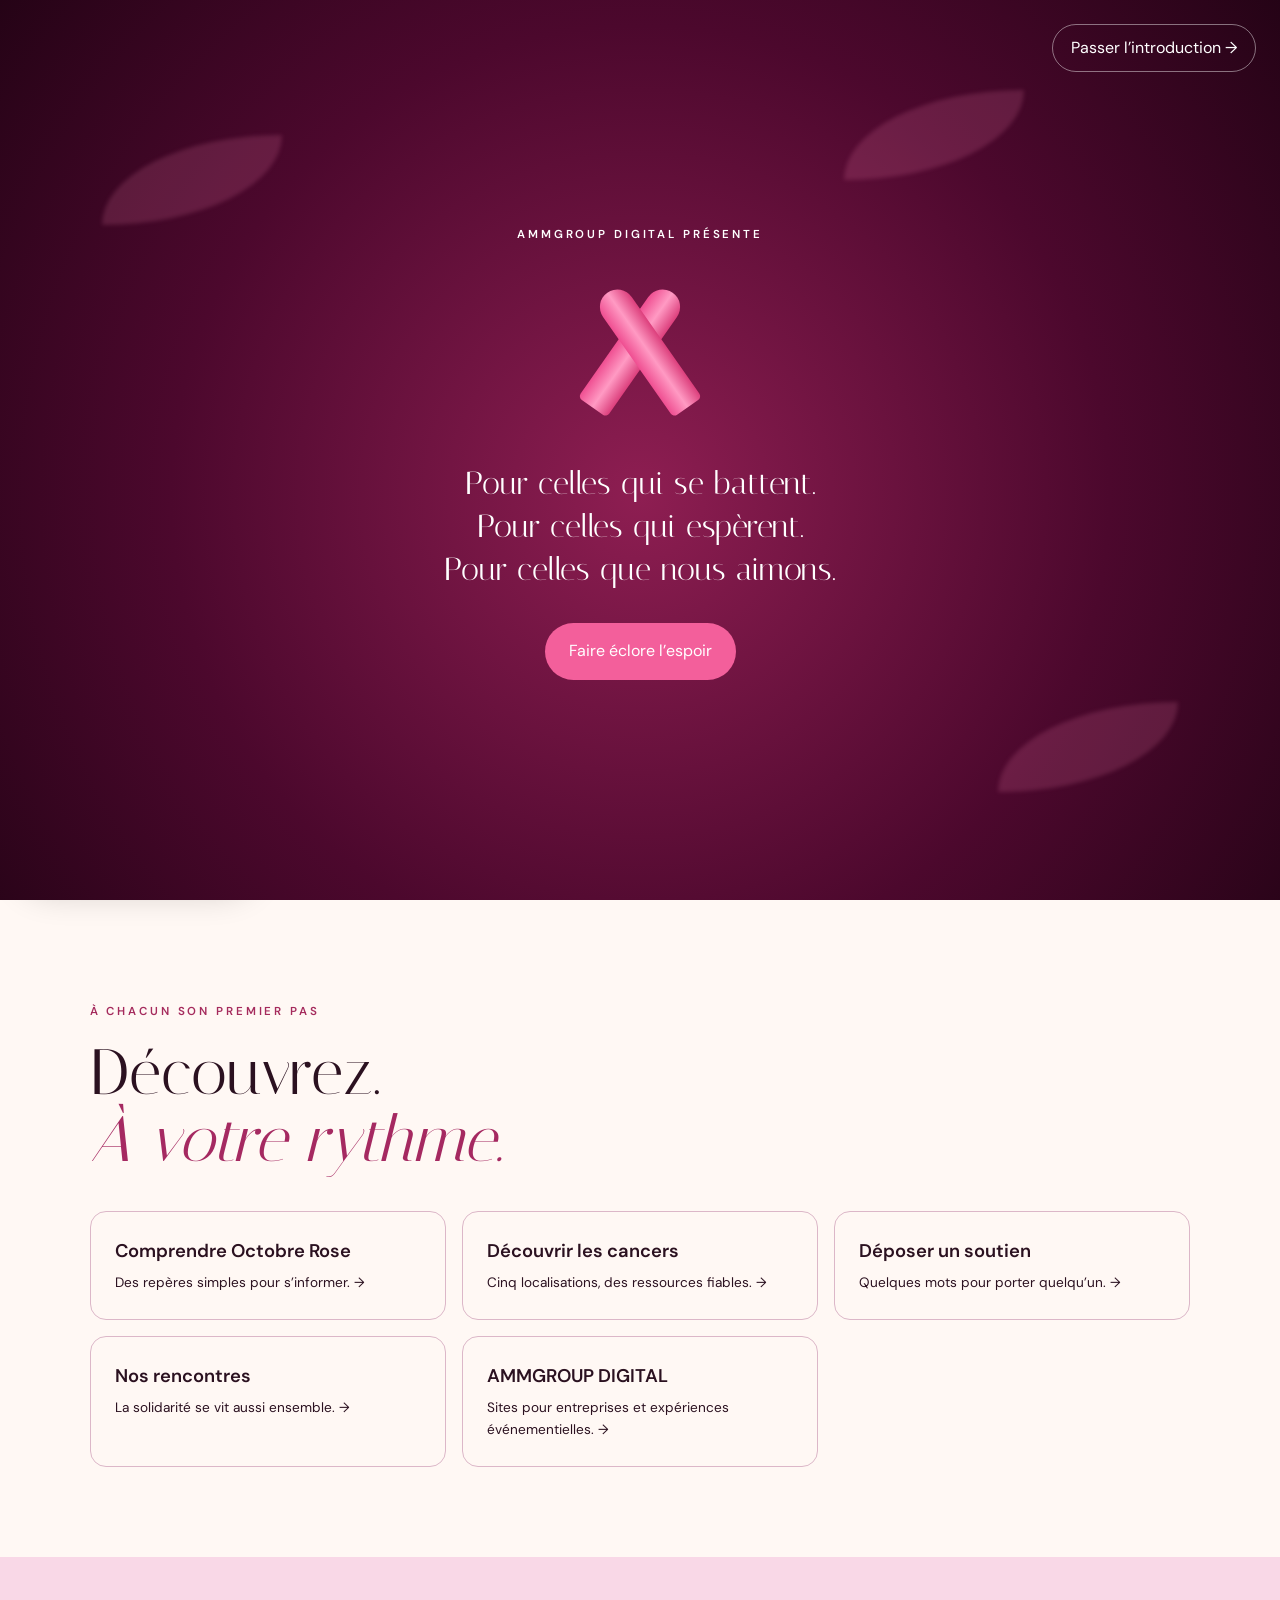
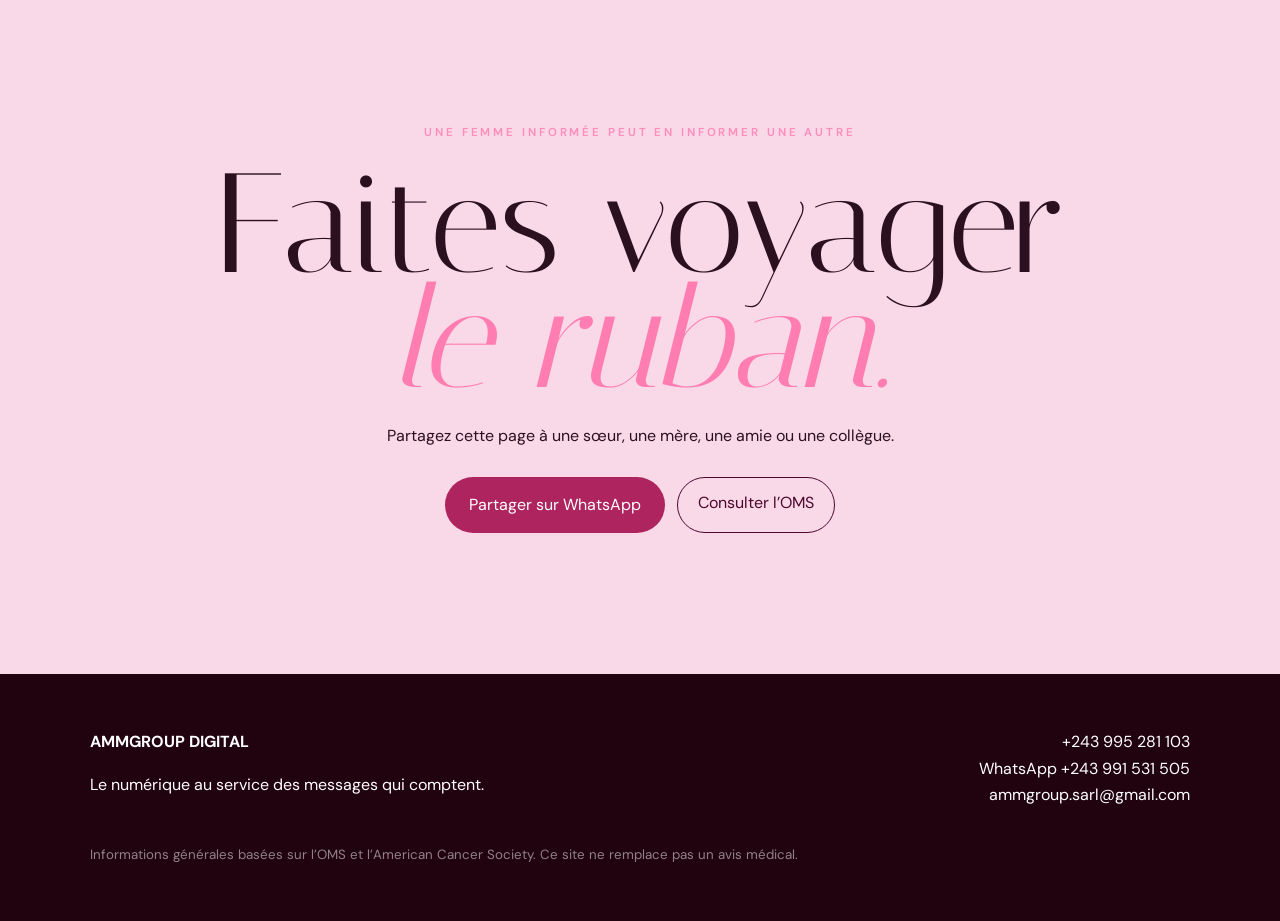
<file: index.html>
<!doctype html><html lang="fr"><head><meta charset="utf-8"><meta name="viewport" content="width=device-width,initial-scale=1"><meta name="description" content="Octobre Rose — sensibilisation au cancer du sein par AMMGROUP Digital"><title>Octobre Rose · AMMGROUP DIGITAL</title><link rel="icon" type="image/svg+xml" href="data:image/svg+xml,%3Csvg xmlns='http://www.w3.org/2000/svg' viewBox='0 0 64 64'%3E%3Crect width='64' height='64' rx='16' fill='%2354082f'/%3E%3Cpath d='M29 10c13 12 15 27 4 44M35 10C22 22 19 38 31 54' fill='none' stroke='%23ff75ad' stroke-width='8' stroke-linecap='round'/%3E%3C/svg%3E"><link rel="stylesheet" href="styles.css"><link rel="stylesheet" href="community.css"><link rel="stylesheet" href="experience.css"></head><body class="locked"><a class="skip-content" href="#contenu">Aller au contenu</a><div class="opening" id="opening"><div class="opening-copy"><span class="mini">AMMGROUP DIGITAL PRÉSENTE</span><div class="ribbon" aria-hidden="true"><i></i><i></i></div><p>Pour celles qui se battent.<br>Pour celles qui espèrent.<br>Pour celles que nous aimons.</p><button type="button" id="skipIntro" class="skip-intro">Passer l’introduction →</button><button id="open">Faire éclore l’espoir</button></div><div class="petal p1"></div><div class="petal p2"></div><div class="petal p3"></div></div>
<header class="hero"><nav aria-label="Navigation principale"><a class="brand" href="index.html">AMMGROUP <b>DIGITAL</b></a><div class="nav-links"><a href="index.html" aria-current="page">Accueil</a><a href="comprendre.html">Comprendre</a><a href="cancers.html">Les cancers</a><a href="soutien.html">Soutenir</a><a href="rencontres.html">Rencontres</a><a href="services.html">Nos services</a></div></nav><div class="hero-copy"><p class="eyebrow">OCTOBRE ROSE · RDC</p><h1>Ensemble,<br><em>au-delà du<br>ruban rose.</em></h1><p class="lead">Informer sans effrayer. Soutenir sans juger. Encourager chaque femme à écouter son corps et à consulter lorsqu’un changement apparaît.</p><div class="actions"><a class="primary" href="soutien.html#messages">Déposer un message de soutien</a><a class="ghost" href="comprendre.html#comprendre">Comprendre Octobre Rose</a><button class="ghost" id="shareTop">Partager la campagne</button></div></div><div class="edition">01—31<br>OCTOBRE</div></header>
<main id="contenu"><section class="discovery home-explore"><p class="eyebrow">À CHACUN SON PREMIER PAS</p><h2>Découvrez.<br><em>À votre rythme.</em></h2><div class="journeys"><a href="comprendre.html"><span>Comprendre Octobre Rose</span>Des repères simples pour s’informer. →</a><a href="cancers.html"><span>Découvrir les cancers</span>Cinq localisations, des ressources fiables. →</a><a href="soutien.html"><span>Déposer un soutien</span>Quelques mots pour porter quelqu’un. →</a><a href="rencontres.html"><span>Nos rencontres</span>La solidarité se vit aussi ensemble. →</a><a href="services.html"><span>AMMGROUP DIGITAL</span>Sites pour entreprises et expériences événementielles. →</a></div></section><section class="final"><p class="eyebrow">UNE FEMME INFORMÉE PEUT EN INFORMER UNE AUTRE</p><h2>Faites voyager<br><em>le ruban.</em></h2><p>Partagez cette page à une sœur, une mère, une amie ou une collègue.</p><div class="actions"><a class="primary" id="whatsapp" target="_blank" rel="noopener">Partager sur WhatsApp</a><a class="ghost" href="https://www.who.int/news-room/fact-sheets/detail/breast-cancer" target="_blank" rel="noopener">Consulter l’OMS</a></div></section></main><footer id="contact"><div><strong>AMMGROUP DIGITAL</strong><p>Le numérique au service des messages qui comptent.</p></div><div><a href="tel:+243995281103">+243 995 281 103</a><a href="https://wa.me/243991531505">WhatsApp +243 991 531 505</a><a href="mailto:ammgroup.sarl@gmail.com">ammgroup.sarl@gmail.com</a></div><small>Informations générales basées sur l’OMS et l’American Cancer Society. Ce site ne remplace pas un avis médical.</small></footer><aside class="music-player"><button id="musicToggle" aria-label="Activer ou arrêter la musique">▶</button><div><small>AMBIANCE ORIGINALE</small><strong>Ensemble, plus fortes</strong></div><i></i><i></i><i></i></aside><div class="toast" id="toast"></div><script src="config.js"></script><script src="script.js"></script><script src="experience.js"></script></body></html>
</file>
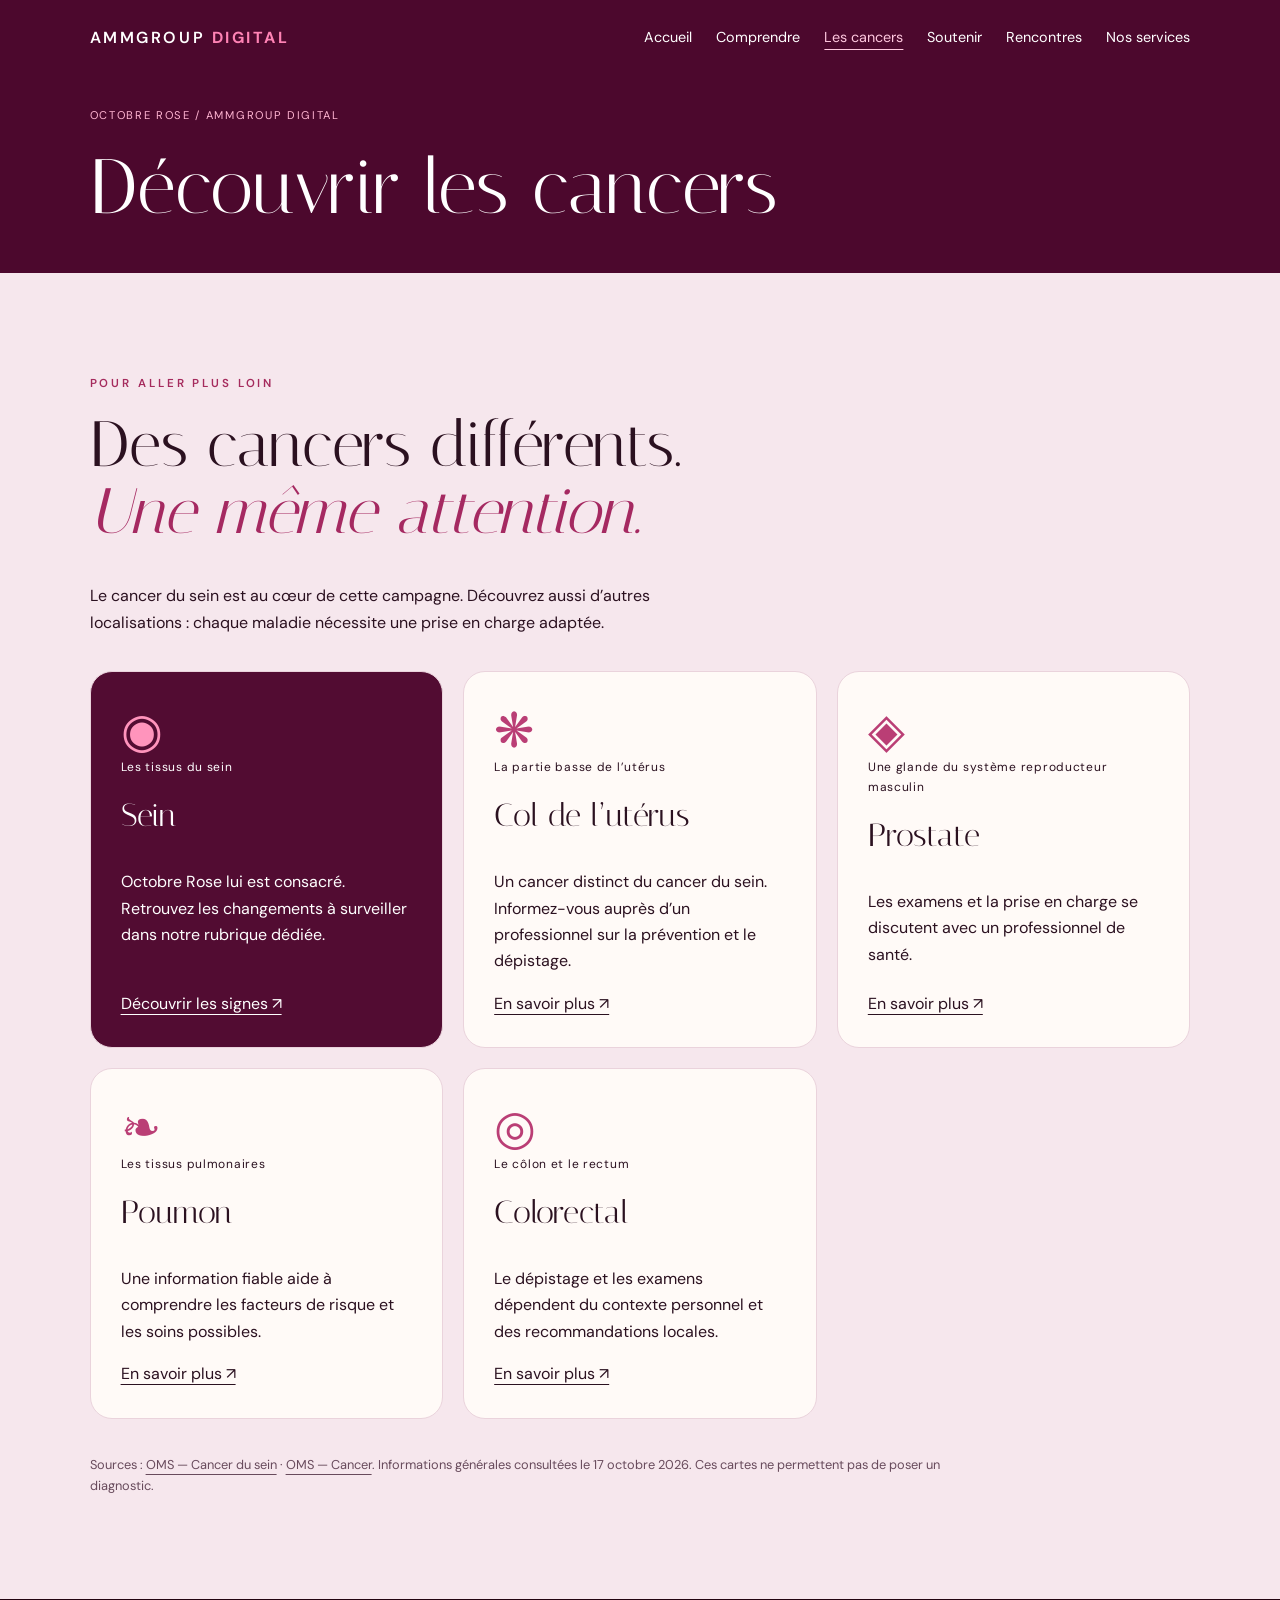
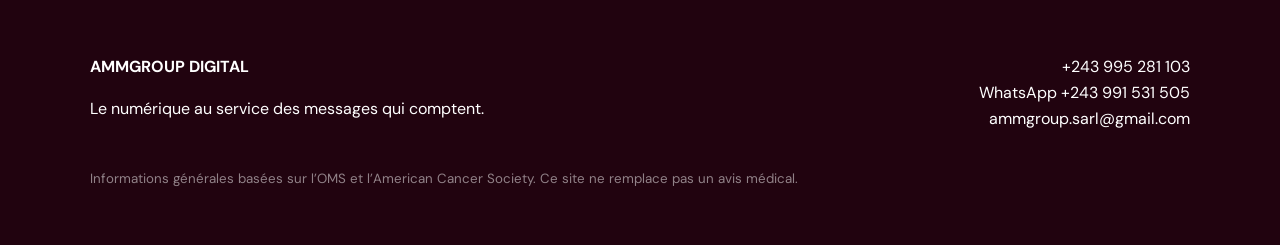
<file: cancers.html>
<!doctype html><html lang="fr"><head><meta charset="utf-8"><meta name="viewport" content="width=device-width,initial-scale=1"><meta name="description" content="Octobre Rose — sensibilisation au cancer du sein par AMMGROUP Digital"><title>Découvrir les cancers · AMMGROUP DIGITAL</title><link rel="icon" type="image/svg+xml" href="data:image/svg+xml,%3Csvg xmlns='http://www.w3.org/2000/svg' viewBox='0 0 64 64'%3E%3Crect width='64' height='64' rx='16' fill='%2354082f'/%3E%3Cpath d='M29 10c13 12 15 27 4 44M35 10C22 22 19 38 31 54' fill='none' stroke='%23ff75ad' stroke-width='8' stroke-linecap='round'/%3E%3C/svg%3E"><link rel="stylesheet" href="styles.css"><link rel="stylesheet" href="community.css"><link rel="stylesheet" href="experience.css"></head><body><a class="skip-content" href="#contenu">Aller au contenu</a><header class="inner-header"><nav aria-label="Navigation principale"><a class="brand" href="index.html">AMMGROUP <b>DIGITAL</b></a><div class="nav-links"><a href="index.html">Accueil</a><a href="comprendre.html">Comprendre</a><a href="cancers.html" aria-current="page">Les cancers</a><a href="soutien.html">Soutenir</a><a href="rencontres.html">Rencontres</a><a href="services.html">Nos services</a></div></nav><p class="page-marker">OCTOBRE ROSE / AMMGROUP DIGITAL</p><h1>Découvrir les cancers</h1></header><main id="contenu"><section class="discovery cancer-section" id="cancers"><p class="eyebrow">POUR ALLER PLUS LOIN</p><h2>Des cancers différents.<br><em>Une même attention.</em></h2><p class="section-intro">Le cancer du sein est au cœur de cette campagne. Découvrez aussi d’autres localisations : chaque maladie nécessite une prise en charge adaptée.</p><div class="cancer-grid"><article class="cancer-card"><span class="cancer-symbol" aria-hidden="true">◉</span><small>Les tissus du sein</small><h3>Sein</h3><p>Octobre Rose lui est consacré. Retrouvez les changements à surveiller dans notre rubrique dédiée.</p><a href="comprendre.html#signes">Découvrir les signes ↗</a></article><article class="cancer-card"><span class="cancer-symbol" aria-hidden="true">❋</span><small>La partie basse de l’utérus</small><h3>Col de l’utérus</h3><p>Un cancer distinct du cancer du sein. Informez-vous auprès d’un professionnel sur la prévention et le dépistage.</p><a href="https://www.who.int/fr/health-topics/cervical-cancer" target="_blank" rel="noopener">En savoir plus ↗</a></article><article class="cancer-card"><span class="cancer-symbol" aria-hidden="true">◈</span><small>Une glande du système reproducteur masculin</small><h3>Prostate</h3><p>Les examens et la prise en charge se discutent avec un professionnel de santé.</p><a href="https://www.cancer.fr/personnes-malades/les-cancers/prostate" target="_blank" rel="noopener">En savoir plus ↗</a></article><article class="cancer-card"><span class="cancer-symbol" aria-hidden="true">❧</span><small>Les tissus pulmonaires</small><h3>Poumon</h3><p>Une information fiable aide à comprendre les facteurs de risque et les soins possibles.</p><a href="https://www.who.int/fr/news-room/fact-sheets/detail/lung-cancer" target="_blank" rel="noopener">En savoir plus ↗</a></article><article class="cancer-card"><span class="cancer-symbol" aria-hidden="true">◎</span><small>Le côlon et le rectum</small><h3>Colorectal</h3><p>Le dépistage et les examens dépendent du contexte personnel et des recommandations locales.</p><a href="https://www.who.int/fr/news-room/fact-sheets/detail/colorectal-cancer" target="_blank" rel="noopener">En savoir plus ↗</a></article></div><p class="source-note">Sources : <a href="https://www.who.int/fr/news-room/fact-sheets/detail/breast-cancer" target="_blank" rel="noopener">OMS — Cancer du sein</a> · <a href="https://www.who.int/fr/news-room/fact-sheets/detail/cancer" target="_blank" rel="noopener">OMS — Cancer</a>. Informations générales consultées le 17 octobre 2026. Ces cartes ne permettent pas de poser un diagnostic.</p></section></main><footer id="contact"><div><strong>AMMGROUP DIGITAL</strong><p>Le numérique au service des messages qui comptent.</p></div><div><a href="tel:+243995281103">+243 995 281 103</a><a href="https://wa.me/243991531505">WhatsApp +243 991 531 505</a><a href="mailto:ammgroup.sarl@gmail.com">ammgroup.sarl@gmail.com</a></div><small>Informations générales basées sur l’OMS et l’American Cancer Society. Ce site ne remplace pas un avis médical.</small></footer><div class="toast" id="toast"></div><script src="config.js"></script><script src="script.js"></script><script src="experience.js"></script></body></html>
</file>
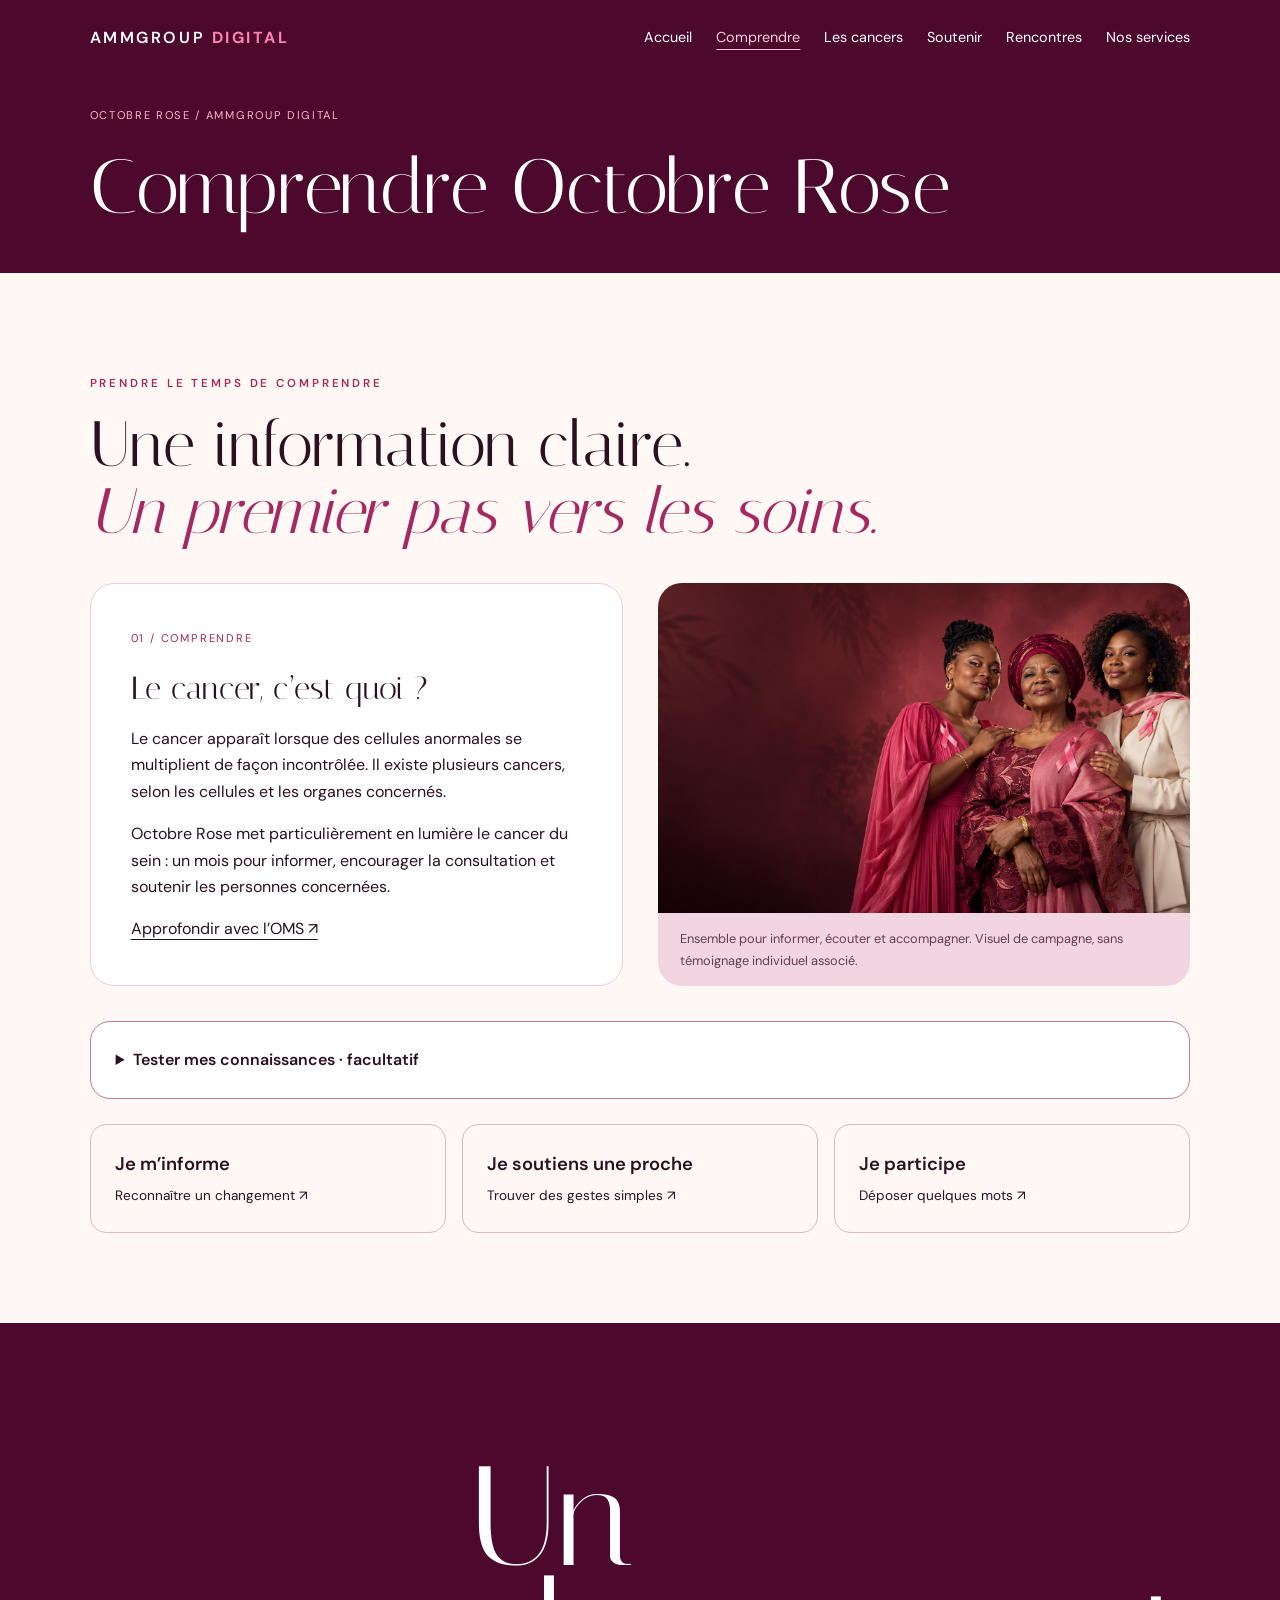
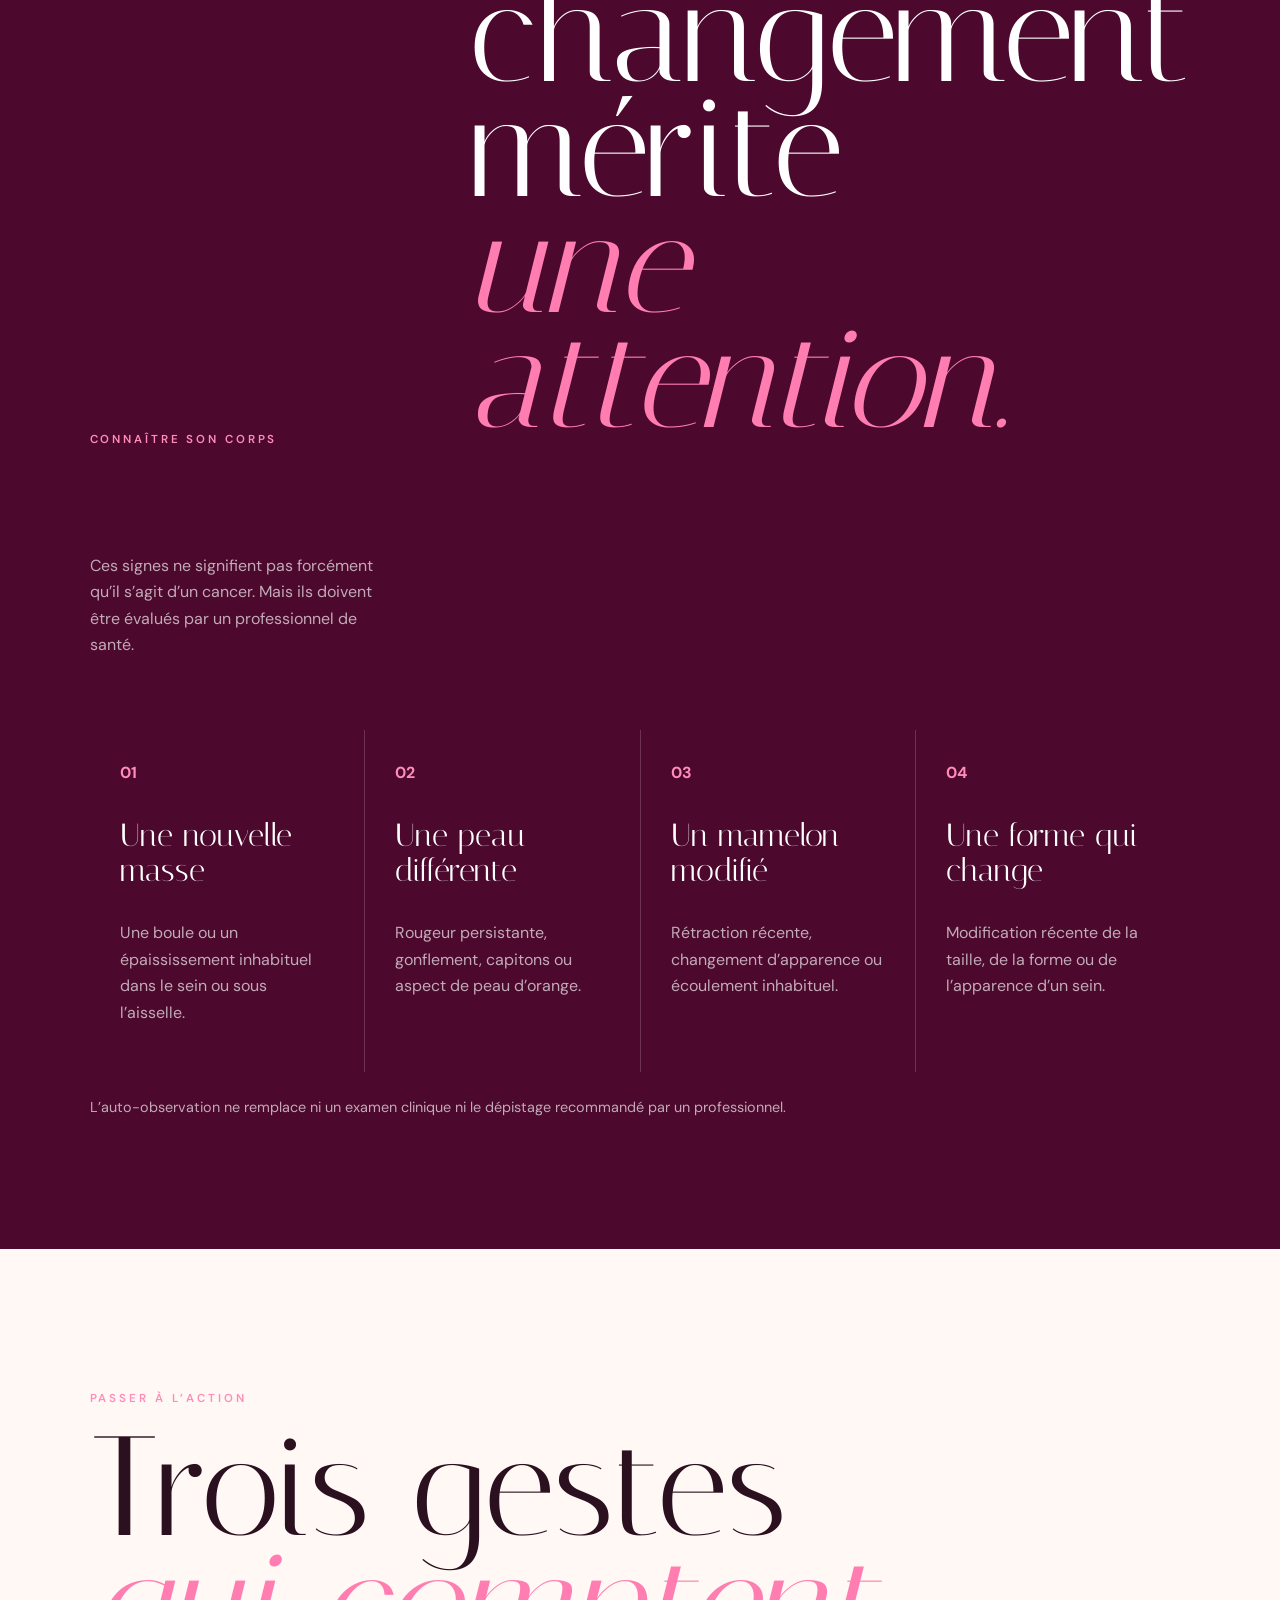
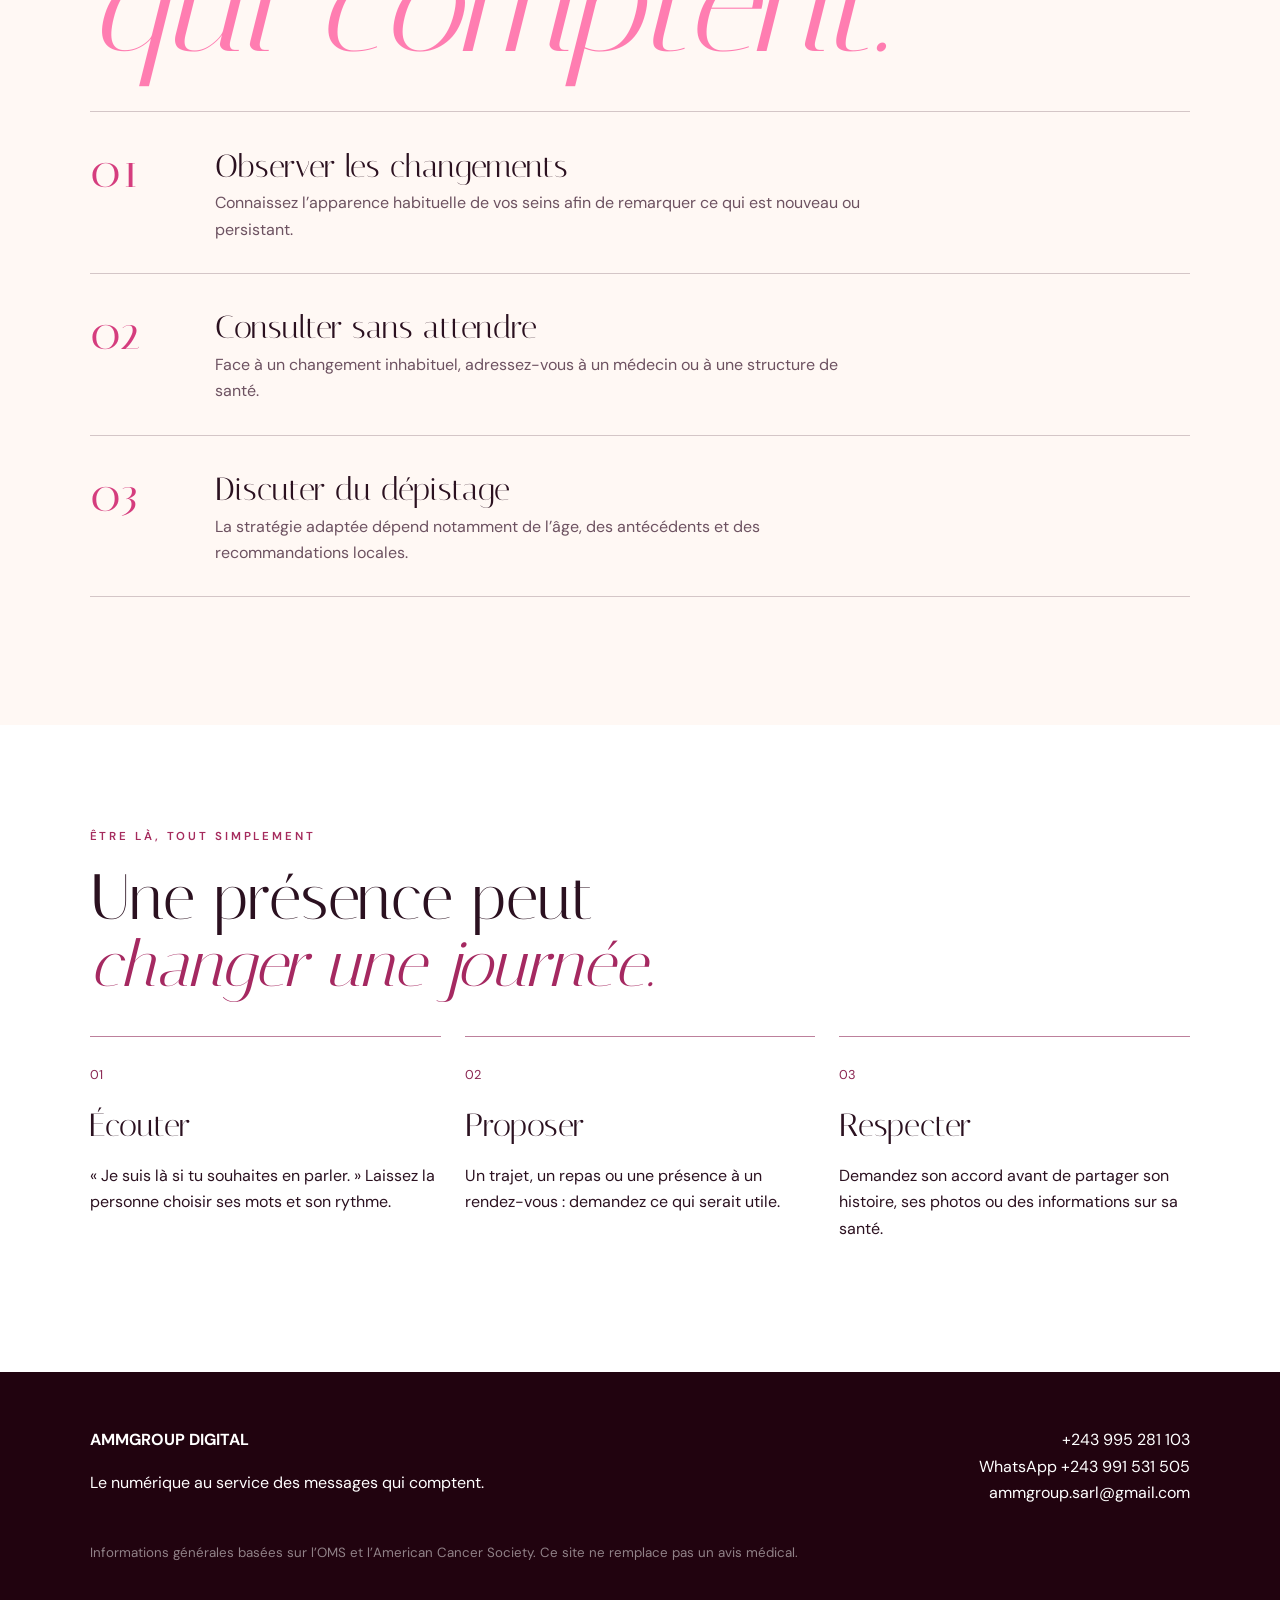
<file: comprendre.html>
<!doctype html><html lang="fr"><head><meta charset="utf-8"><meta name="viewport" content="width=device-width,initial-scale=1"><meta name="description" content="Octobre Rose — sensibilisation au cancer du sein par AMMGROUP Digital"><title>Comprendre Octobre Rose · AMMGROUP DIGITAL</title><link rel="icon" type="image/svg+xml" href="data:image/svg+xml,%3Csvg xmlns='http://www.w3.org/2000/svg' viewBox='0 0 64 64'%3E%3Crect width='64' height='64' rx='16' fill='%2354082f'/%3E%3Cpath d='M29 10c13 12 15 27 4 44M35 10C22 22 19 38 31 54' fill='none' stroke='%23ff75ad' stroke-width='8' stroke-linecap='round'/%3E%3C/svg%3E"><link rel="stylesheet" href="styles.css"><link rel="stylesheet" href="community.css"><link rel="stylesheet" href="experience.css"></head><body><a class="skip-content" href="#contenu">Aller au contenu</a><header class="inner-header"><nav aria-label="Navigation principale"><a class="brand" href="index.html">AMMGROUP <b>DIGITAL</b></a><div class="nav-links"><a href="index.html">Accueil</a><a href="comprendre.html" aria-current="page">Comprendre</a><a href="cancers.html">Les cancers</a><a href="soutien.html">Soutenir</a><a href="rencontres.html">Rencontres</a><a href="services.html">Nos services</a></div></nav><p class="page-marker">OCTOBRE ROSE / AMMGROUP DIGITAL</p><h1>Comprendre Octobre Rose</h1></header><main id="contenu"><section class="discovery" id="comprendre"><p class="eyebrow">PRENDRE LE TEMPS DE COMPRENDRE</p><h2>Une information claire.<br><em>Un premier pas vers les soins.</em></h2><div class="discovery-grid"><article class="intro-card"><span class="card-number">01 / COMPRENDRE</span><h3>Le cancer, c’est quoi ?</h3><p>Le cancer apparaît lorsque des cellules anormales se multiplient de façon incontrôlée. Il existe plusieurs cancers, selon les cellules et les organes concernés.</p><p>Octobre Rose met particulièrement en lumière le cancer du sein : un mois pour informer, encourager la consultation et soutenir les personnes concernées.</p><a href="https://www.who.int/fr/news-room/fact-sheets/detail/cancer" target="_blank" rel="noopener">Approfondir avec l’OMS ↗</a></article><figure class="campaign-photo"><img src="assets/octobre-rose-hero.png" loading="lazy" alt="Visuel de solidarité féminine de la campagne Octobre Rose"><figcaption>Ensemble pour informer, écouter et accompagner. Visuel de campagne, sans témoignage individuel associé.</figcaption></figure></div><details class="optional-quiz"><summary>Tester mes connaissances · facultatif</summary><p>Vous pouvez refermer cet espace et continuer votre visite à tout moment. Les réponses restent sur cette page.</p><fieldset><legend>Une masse dans le sein signifie toujours un cancer.</legend><button type="button" data-knowledge="Pas forcément. Une masse n’est pas toujours cancéreuse, mais un professionnel doit l’évaluer.">Vrai</button><button type="button" data-knowledge="Exact. Une masse n’est pas toujours cancéreuse, mais un professionnel doit l’évaluer.">Faux</button><p role="status" aria-live="polite"></p></fieldset><fieldset><legend>L’auto-observation remplace les examens recommandés.</legend><button type="button" data-knowledge="L’auto-observation ne remplace pas les examens ni le dépistage recommandé par un professionnel.">Vrai</button><button type="button" data-knowledge="Exact. Elle aide à repérer un changement, mais ne remplace pas les examens recommandés.">Faux</button><p role="status" aria-live="polite"></p></fieldset><a href="https://www.who.int/fr/news-room/fact-sheets/detail/breast-cancer" target="_blank" rel="noopener">Lire les explications de l’OMS ↗</a></details><div class="journeys"><a href="#signes"><span>Je m’informe</span>Reconnaître un changement ↗</a><a href="#accompagner"><span>Je soutiens une proche</span>Trouver des gestes simples ↗</a><a href="soutien.html#messages"><span>Je participe</span>Déposer quelques mots ↗</a></div></section><section class="signs" id="signes"><div class="section-title reveal"><p class="eyebrow">CONNAÎTRE SON CORPS</p><h2>Un changement mérite<br><em>une attention.</em></h2><p>Ces signes ne signifient pas forcément qu’il s’agit d’un cancer. Mais ils doivent être évalués par un professionnel de santé.</p></div><div class="sign-grid">
<article class="reveal"><b>01</b><h3>Une nouvelle masse</h3><p>Une boule ou un épaississement inhabituel dans le sein ou sous l’aisselle.</p></article><article class="reveal"><b>02</b><h3>Une peau différente</h3><p>Rougeur persistante, gonflement, capitons ou aspect de peau d’orange.</p></article><article class="reveal"><b>03</b><h3>Un mamelon modifié</h3><p>Rétraction récente, changement d’apparence ou écoulement inhabituel.</p></article><article class="reveal"><b>04</b><h3>Une forme qui change</h3><p>Modification récente de la taille, de la forme ou de l’apparence d’un sein.</p></article>
</div><p class="medical-note">L’auto-observation ne remplace ni un examen clinique ni le dépistage recommandé par un professionnel.</p></section><section class="steps" id="agir"><div class="section-title reveal"><p class="eyebrow">PASSER À L’ACTION</p><h2>Trois gestes<br><em>qui comptent.</em></h2></div><div class="step-list"><article class="reveal"><span>01</span><div><h3>Observer les changements</h3><p>Connaissez l’apparence habituelle de vos seins afin de remarquer ce qui est nouveau ou persistant.</p></div></article><article class="reveal"><span>02</span><div><h3>Consulter sans attendre</h3><p>Face à un changement inhabituel, adressez-vous à un médecin ou à une structure de santé.</p></div></article><article class="reveal"><span>03</span><div><h3>Discuter du dépistage</h3><p>La stratégie adaptée dépend notamment de l’âge, des antécédents et des recommandations locales.</p></div></article></div></section><section class="discovery support-section" id="accompagner"><p class="eyebrow">ÊTRE LÀ, TOUT SIMPLEMENT</p><h2>Une présence peut<br><em>changer une journée.</em></h2><div class="support-grid"><article><span>01</span><h3>Écouter</h3><p>« Je suis là si tu souhaites en parler. » Laissez la personne choisir ses mots et son rythme.</p></article><article><span>02</span><h3>Proposer</h3><p>Un trajet, un repas ou une présence à un rendez-vous : demandez ce qui serait utile.</p></article><article><span>03</span><h3>Respecter</h3><p>Demandez son accord avant de partager son histoire, ses photos ou des informations sur sa santé.</p></article></div></section></main><footer id="contact"><div><strong>AMMGROUP DIGITAL</strong><p>Le numérique au service des messages qui comptent.</p></div><div><a href="tel:+243995281103">+243 995 281 103</a><a href="https://wa.me/243991531505">WhatsApp +243 991 531 505</a><a href="mailto:ammgroup.sarl@gmail.com">ammgroup.sarl@gmail.com</a></div><small>Informations générales basées sur l’OMS et l’American Cancer Society. Ce site ne remplace pas un avis médical.</small></footer><div class="toast" id="toast"></div><script src="config.js"></script><script src="script.js"></script><script src="experience.js"></script></body></html>
</file>
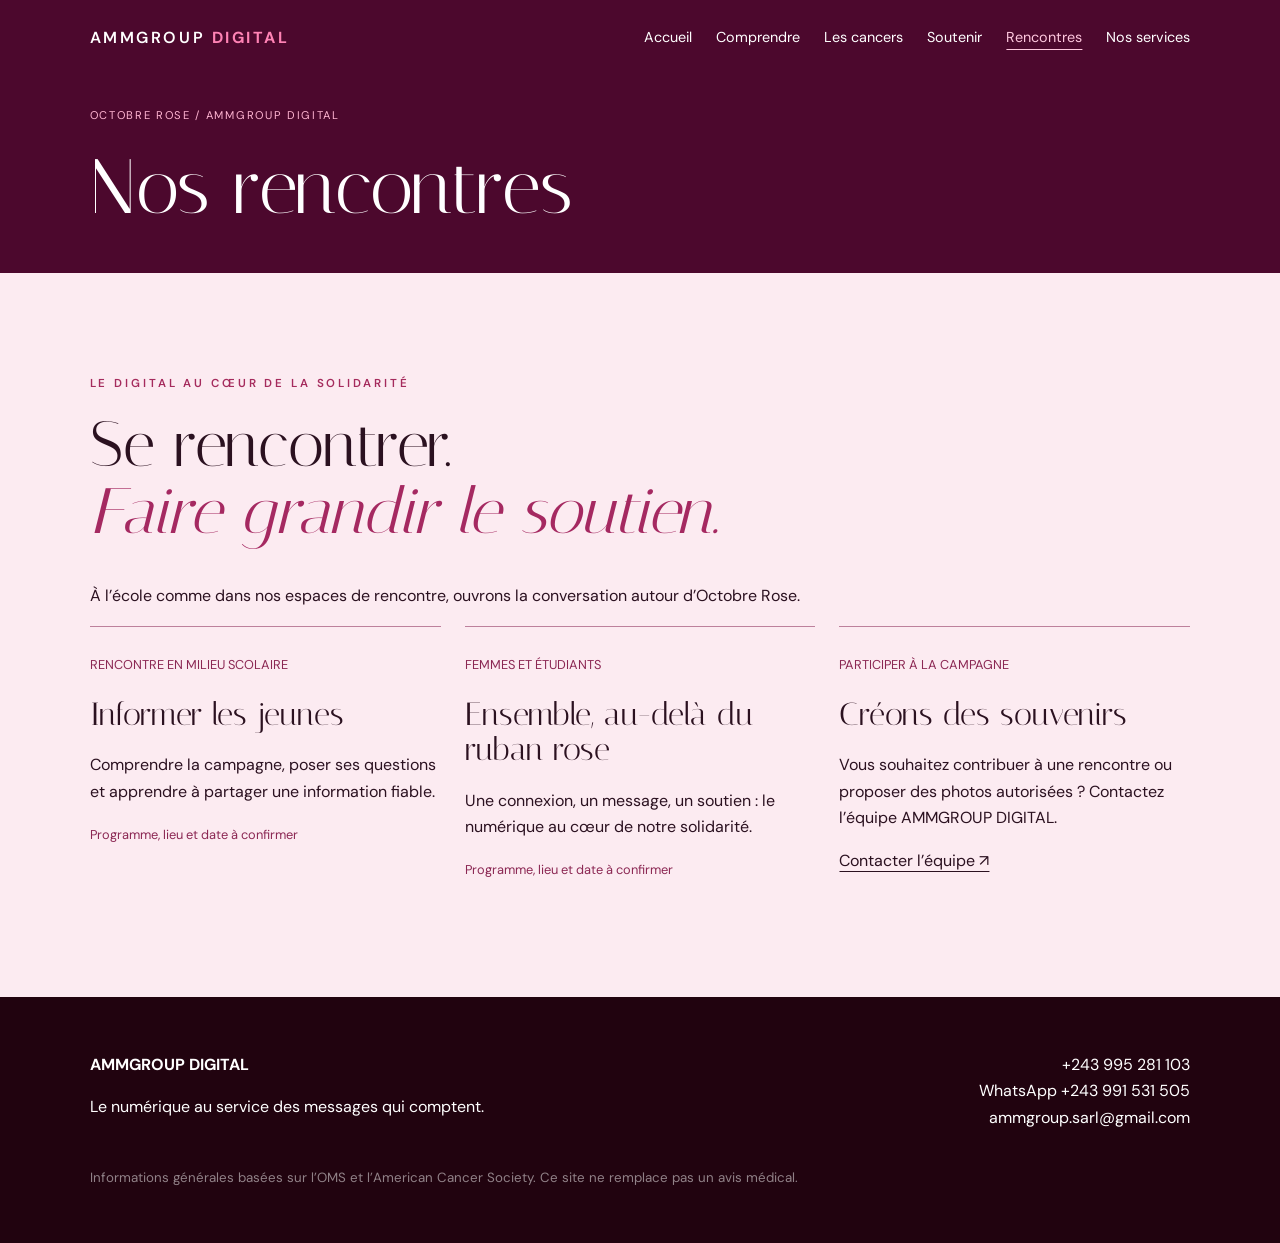
<file: rencontres.html>
<!doctype html><html lang="fr"><head><meta charset="utf-8"><meta name="viewport" content="width=device-width,initial-scale=1"><meta name="description" content="Octobre Rose — sensibilisation au cancer du sein par AMMGROUP Digital"><title>Nos rencontres · AMMGROUP DIGITAL</title><link rel="icon" type="image/svg+xml" href="data:image/svg+xml,%3Csvg xmlns='http://www.w3.org/2000/svg' viewBox='0 0 64 64'%3E%3Crect width='64' height='64' rx='16' fill='%2354082f'/%3E%3Cpath d='M29 10c13 12 15 27 4 44M35 10C22 22 19 38 31 54' fill='none' stroke='%23ff75ad' stroke-width='8' stroke-linecap='round'/%3E%3C/svg%3E"><link rel="stylesheet" href="styles.css"><link rel="stylesheet" href="community.css"><link rel="stylesheet" href="experience.css"></head><body><a class="skip-content" href="#contenu">Aller au contenu</a><header class="inner-header"><nav aria-label="Navigation principale"><a class="brand" href="index.html">AMMGROUP <b>DIGITAL</b></a><div class="nav-links"><a href="index.html">Accueil</a><a href="comprendre.html">Comprendre</a><a href="cancers.html">Les cancers</a><a href="soutien.html">Soutenir</a><a href="rencontres.html" aria-current="page">Rencontres</a><a href="services.html">Nos services</a></div></nav><p class="page-marker">OCTOBRE ROSE / AMMGROUP DIGITAL</p><h1>Nos rencontres</h1></header><main id="contenu"><section class="discovery meetings" id="rencontres"><p class="eyebrow">LE DIGITAL AU CŒUR DE LA SOLIDARITÉ</p><h2>Se rencontrer.<br><em>Faire grandir le soutien.</em></h2><p>À l’école comme dans nos espaces de rencontre, ouvrons la conversation autour d’Octobre Rose.</p><div class="support-grid"><article><small>RENCONTRE EN MILIEU SCOLAIRE</small><h3>Informer les jeunes</h3><p>Comprendre la campagne, poser ses questions et apprendre à partager une information fiable.</p><span>Programme, lieu et date à confirmer</span></article><article><small>FEMMES ET ÉTUDIANTS</small><h3>Ensemble, au-delà du ruban rose</h3><p>Une connexion, un message, un soutien : le numérique au cœur de notre solidarité.</p><span>Programme, lieu et date à confirmer</span></article><article><small>PARTICIPER À LA CAMPAGNE</small><h3>Créons des souvenirs</h3><p>Vous souhaitez contribuer à une rencontre ou proposer des photos autorisées ? Contactez l’équipe AMMGROUP DIGITAL.</p><a href="https://wa.me/243991531505" target="_blank" rel="noopener">Contacter l’équipe ↗</a></article></div></section></main><footer id="contact"><div><strong>AMMGROUP DIGITAL</strong><p>Le numérique au service des messages qui comptent.</p></div><div><a href="tel:+243995281103">+243 995 281 103</a><a href="https://wa.me/243991531505">WhatsApp +243 991 531 505</a><a href="mailto:ammgroup.sarl@gmail.com">ammgroup.sarl@gmail.com</a></div><small>Informations générales basées sur l’OMS et l’American Cancer Society. Ce site ne remplace pas un avis médical.</small></footer><div class="toast" id="toast"></div><script src="config.js"></script><script src="script.js"></script><script src="experience.js"></script></body></html>
</file>
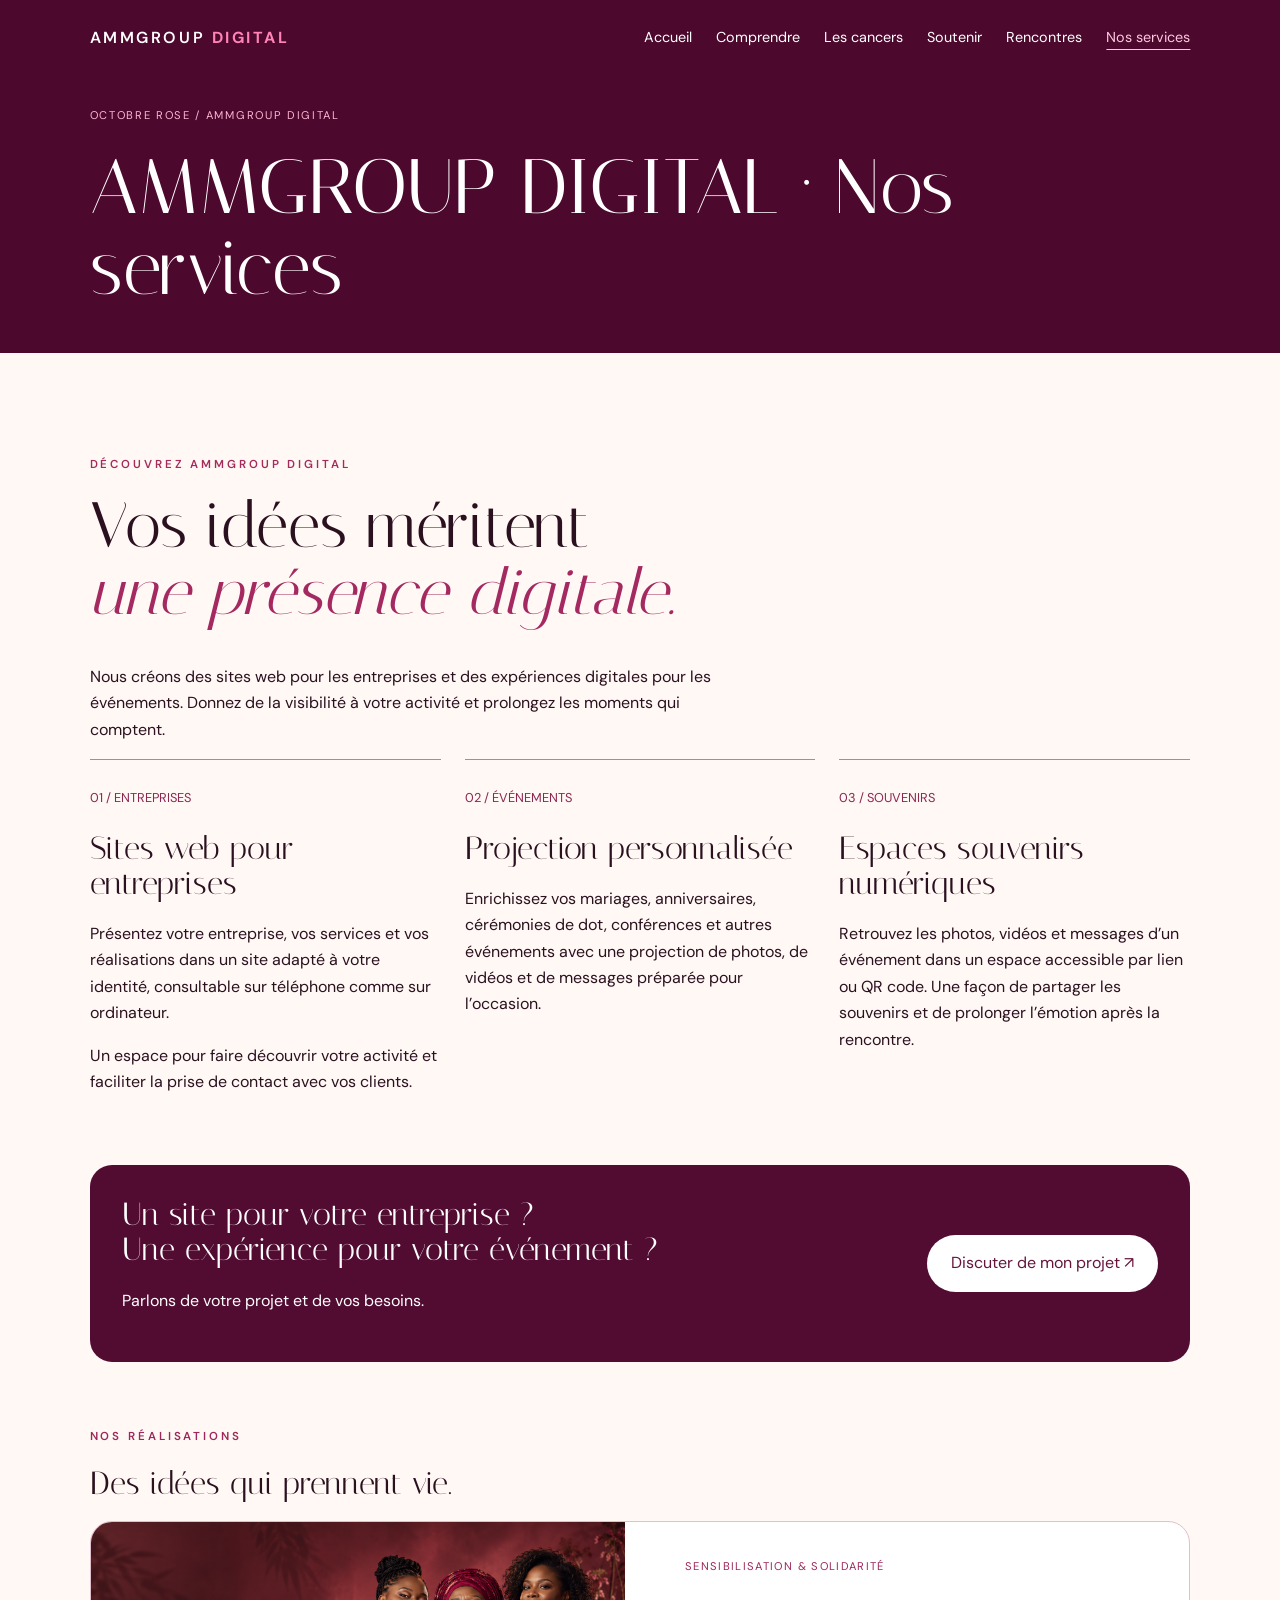
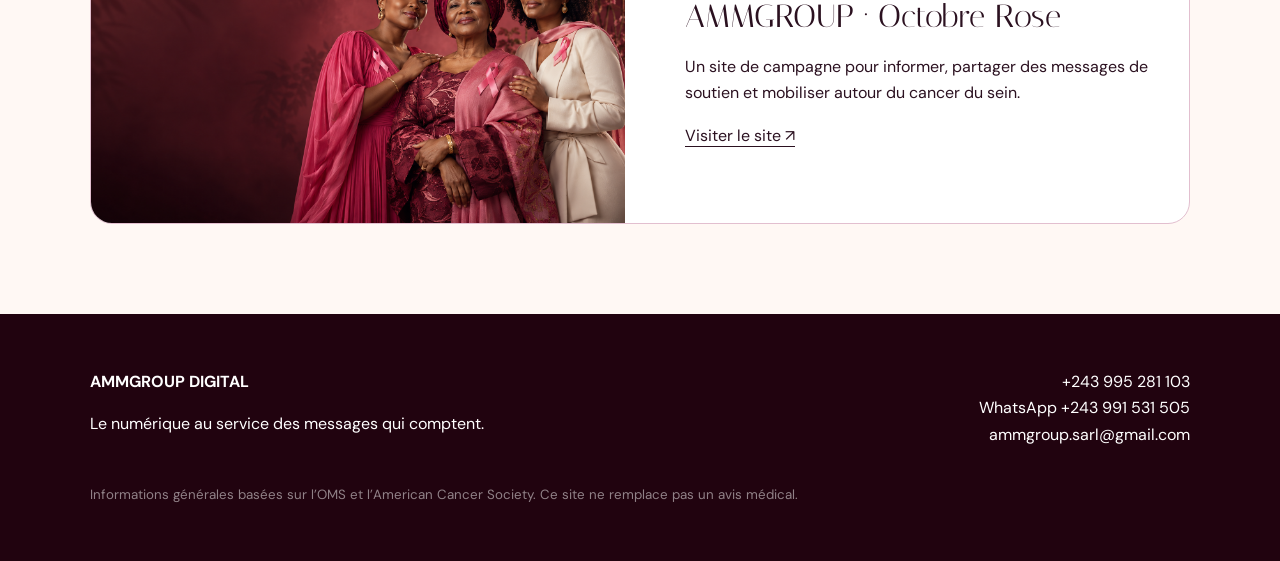
<file: services.html>
<!doctype html><html lang="fr"><head><meta charset="utf-8"><meta name="viewport" content="width=device-width,initial-scale=1"><meta name="description" content="Octobre Rose — sensibilisation au cancer du sein par AMMGROUP Digital"><title>AMMGROUP DIGITAL · Nos services · AMMGROUP DIGITAL</title><link rel="icon" type="image/svg+xml" href="data:image/svg+xml,%3Csvg xmlns='http://www.w3.org/2000/svg' viewBox='0 0 64 64'%3E%3Crect width='64' height='64' rx='16' fill='%2354082f'/%3E%3Cpath d='M29 10c13 12 15 27 4 44M35 10C22 22 19 38 31 54' fill='none' stroke='%23ff75ad' stroke-width='8' stroke-linecap='round'/%3E%3C/svg%3E"><link rel="stylesheet" href="styles.css"><link rel="stylesheet" href="community.css"><link rel="stylesheet" href="experience.css"></head><body><a class="skip-content" href="#contenu">Aller au contenu</a><header class="inner-header"><nav aria-label="Navigation principale"><a class="brand" href="index.html">AMMGROUP <b>DIGITAL</b></a><div class="nav-links"><a href="index.html">Accueil</a><a href="comprendre.html">Comprendre</a><a href="cancers.html">Les cancers</a><a href="soutien.html">Soutenir</a><a href="rencontres.html">Rencontres</a><a href="services.html" aria-current="page">Nos services</a></div></nav><p class="page-marker">OCTOBRE ROSE / AMMGROUP DIGITAL</p><h1>AMMGROUP DIGITAL · Nos services</h1></header><main id="contenu"><section class="discovery services-section" id="services"><p class="eyebrow">DÉCOUVREZ AMMGROUP DIGITAL</p><h2>Vos idées méritent<br><em>une présence digitale.</em></h2><p class="section-intro">Nous créons des sites web pour les entreprises et des expériences digitales pour les événements. Donnez de la visibilité à votre activité et prolongez les moments qui comptent.</p><div class="support-grid"><article><span>01 / ENTREPRISES</span><h3>Sites web pour entreprises</h3><p>Présentez votre entreprise, vos services et vos réalisations dans un site adapté à votre identité, consultable sur téléphone comme sur ordinateur.</p><p>Un espace pour faire découvrir votre activité et faciliter la prise de contact avec vos clients.</p></article><article><span>02 / ÉVÉNEMENTS</span><h3>Projection personnalisée</h3><p>Enrichissez vos mariages, anniversaires, cérémonies de dot, conférences et autres événements avec une projection de photos, de vidéos et de messages préparée pour l’occasion.</p></article><article><span>03 / SOUVENIRS</span><h3>Espaces souvenirs numériques</h3><p>Retrouvez les photos, vidéos et messages d’un événement dans un espace accessible par lien ou QR code. Une façon de partager les souvenirs et de prolonger l’émotion après la rencontre.</p></article></div><div class="service-contact"><div><h3>Un site pour votre entreprise ?<br>Une expérience pour votre événement ?</h3><p>Parlons de votre projet et de vos besoins.</p></div><a class="primary" href="https://wa.me/243991531505?text=Bonjour%20AMMGROUP%20DIGITAL%2C%20je%20souhaite%20discuter%20de%20mon%20projet." target="_blank" rel="noopener">Discuter de mon projet ↗</a></div><div class="portfolio" id="realisations"><p class="eyebrow">NOS RÉALISATIONS</p><h3>Des idées qui prennent vie.</h3><article class="portfolio-card"><img src="assets/octobre-rose-hero.png" loading="lazy" alt="Aperçu du visuel de la campagne Octobre Rose d’AMMGROUP DIGITAL"><div><small>SENSIBILISATION & SOLIDARITÉ</small><h3>AMMGROUP · Octobre Rose</h3><p>Un site de campagne pour informer, partager des messages de soutien et mobiliser autour du cancer du sein.</p><a href="https://ammgroupsarl.github.io/octobre-rose/" target="_blank" rel="noopener">Visiter le site ↗</a></div></article></div></section></main><footer id="contact"><div><strong>AMMGROUP DIGITAL</strong><p>Le numérique au service des messages qui comptent.</p></div><div><a href="tel:+243995281103">+243 995 281 103</a><a href="https://wa.me/243991531505">WhatsApp +243 991 531 505</a><a href="mailto:ammgroup.sarl@gmail.com">ammgroup.sarl@gmail.com</a></div><small>Informations générales basées sur l’OMS et l’American Cancer Society. Ce site ne remplace pas un avis médical.</small></footer><div class="toast" id="toast"></div><script src="config.js"></script><script src="script.js"></script><script src="experience.js"></script></body></html>
</file>
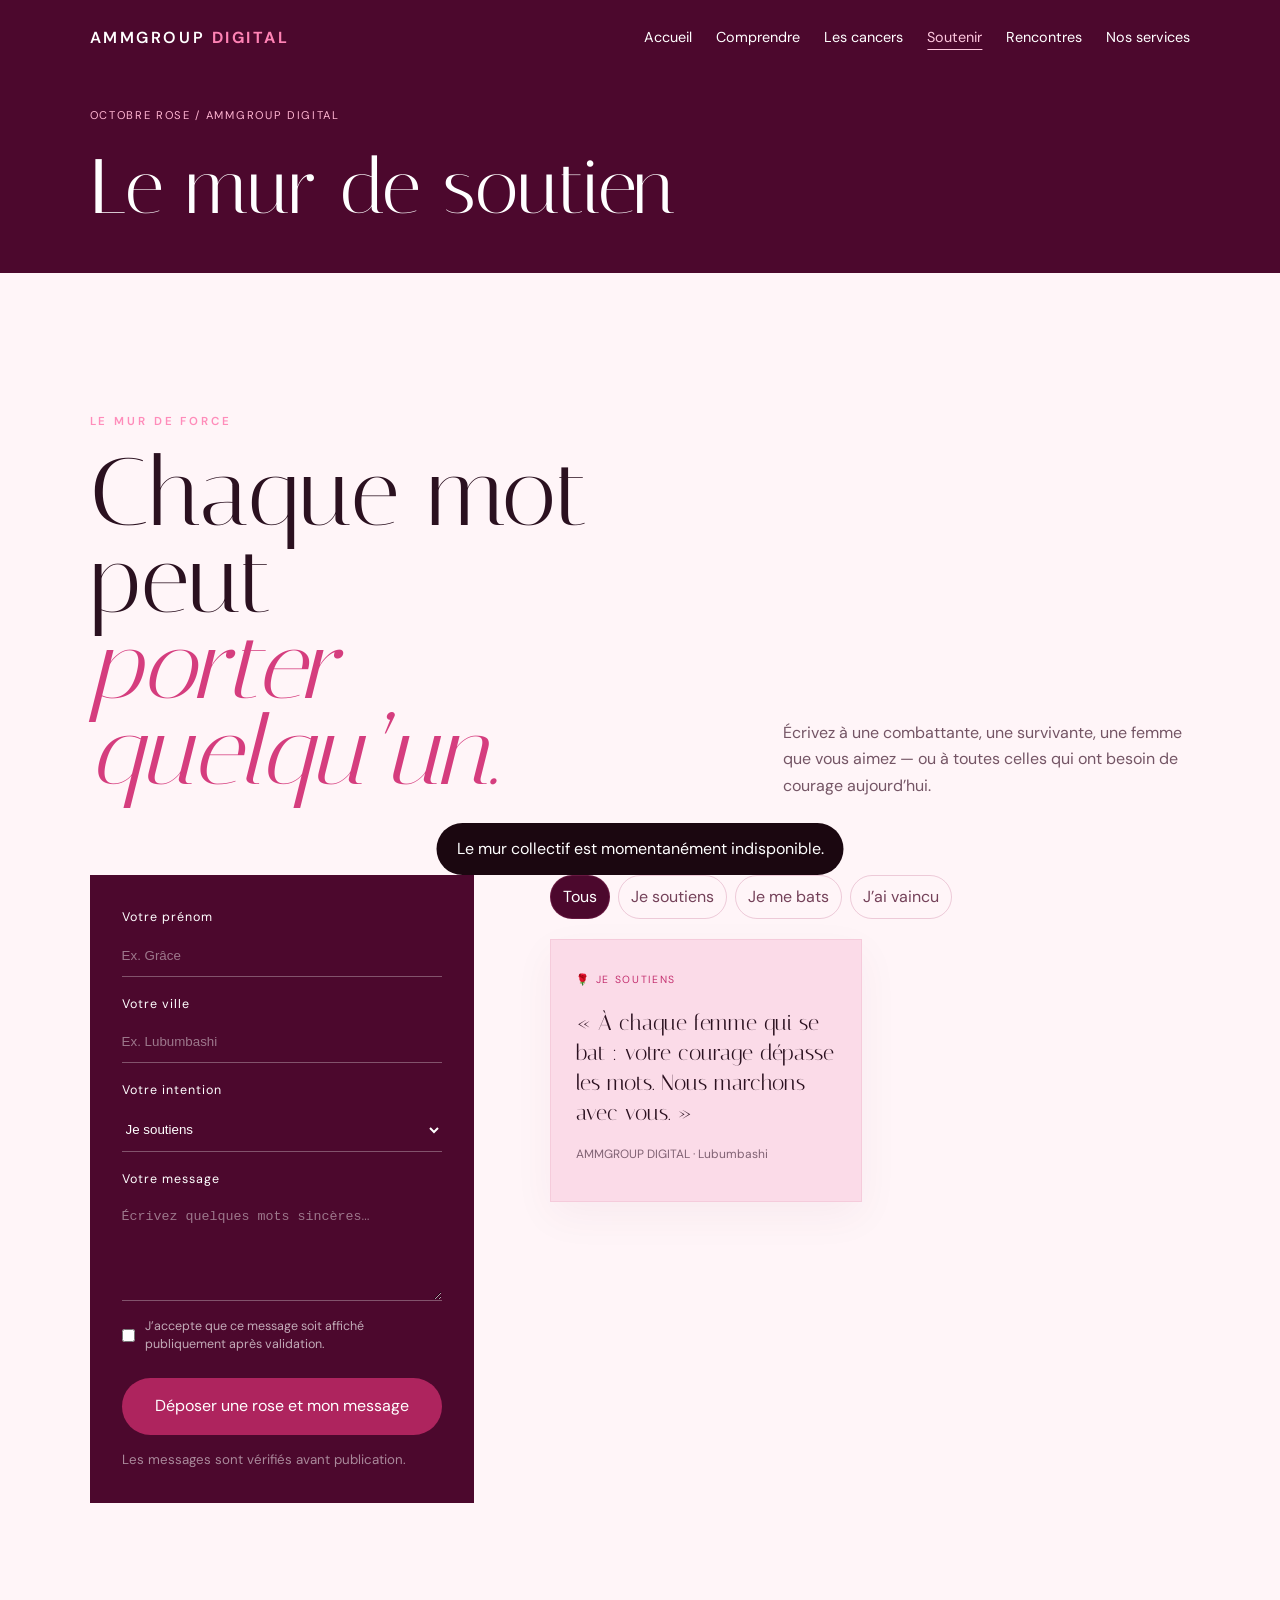
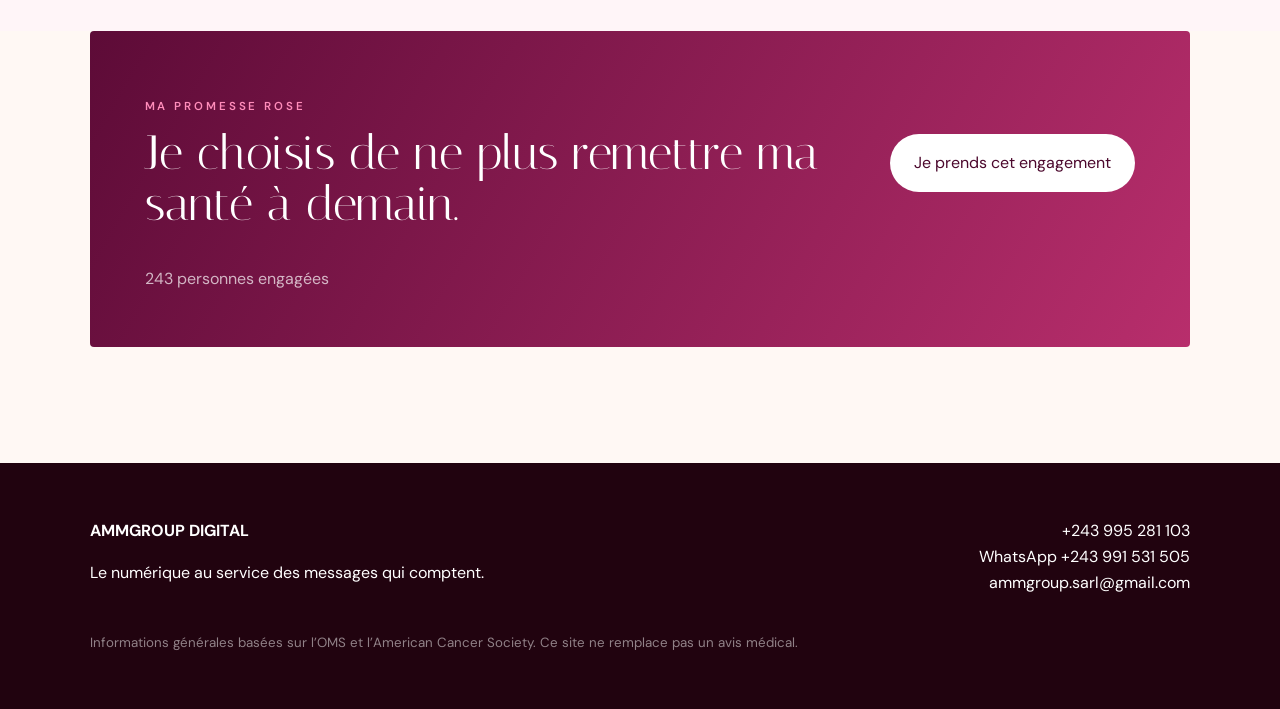
<file: soutien.html>
<!doctype html><html lang="fr"><head><meta charset="utf-8"><meta name="viewport" content="width=device-width,initial-scale=1"><meta name="description" content="Octobre Rose — sensibilisation au cancer du sein par AMMGROUP Digital"><title>Le mur de soutien · AMMGROUP DIGITAL</title><link rel="icon" type="image/svg+xml" href="data:image/svg+xml,%3Csvg xmlns='http://www.w3.org/2000/svg' viewBox='0 0 64 64'%3E%3Crect width='64' height='64' rx='16' fill='%2354082f'/%3E%3Cpath d='M29 10c13 12 15 27 4 44M35 10C22 22 19 38 31 54' fill='none' stroke='%23ff75ad' stroke-width='8' stroke-linecap='round'/%3E%3C/svg%3E"><link rel="stylesheet" href="styles.css"><link rel="stylesheet" href="community.css"><link rel="stylesheet" href="experience.css"></head><body><a class="skip-content" href="#contenu">Aller au contenu</a><header class="inner-header"><nav aria-label="Navigation principale"><a class="brand" href="index.html">AMMGROUP <b>DIGITAL</b></a><div class="nav-links"><a href="index.html">Accueil</a><a href="comprendre.html">Comprendre</a><a href="cancers.html">Les cancers</a><a href="soutien.html" aria-current="page">Soutenir</a><a href="rencontres.html">Rencontres</a><a href="services.html">Nos services</a></div></nav><p class="page-marker">OCTOBRE ROSE / AMMGROUP DIGITAL</p><h1>Le mur de soutien</h1></header><main id="contenu"><section class="wall" id="messages"><div class="wall-head reveal"><div><p class="eyebrow">LE MUR DE FORCE</p><h2>Chaque mot peut<br><em>porter quelqu’un.</em></h2></div><p>Écrivez à une combattante, une survivante, une femme que vous aimez — ou à toutes celles qui ont besoin de courage aujourd’hui.</p></div><div class="wall-layout"><form id="messageForm" class="message-form reveal"><label>Votre prénom<input name="name" maxlength="40" required placeholder="Ex. Grâce"></label><label>Votre ville<input name="city" maxlength="50" placeholder="Ex. Lubumbashi"></label><label>Votre intention<select name="category"><option value="Je soutiens">Je soutiens</option><option value="Je me bats">Je me bats</option><option value="J’ai vaincu">J’ai vaincu</option><option value="En mémoire">En mémoire</option></select></label><label>Votre message<textarea name="message" maxlength="360" required placeholder="Écrivez quelques mots sincères…"></textarea></label><input class="honey" name="website" tabindex="-1" autocomplete="off"><label class="consent"><input type="checkbox" required> J’accepte que ce message soit affiché publiquement après validation.</label><button class="primary" type="submit">Déposer une rose et mon message</button><small id="formStatus">Les messages sont vérifiés avant publication.</small></form><div><div class="wall-filter" role="group" aria-label="Filtrer les messages"><button class="active" data-filter="Tous">Tous</button><button data-filter="Je soutiens">Je soutiens</button><button data-filter="Je me bats">Je me bats</button><button data-filter="J’ai vaincu">J’ai vaincu</button></div><div class="message-grid" id="messageGrid"><article class="message-card featured"><span>🌹 JE SOUTIENS</span><blockquote>« À chaque femme qui se bat : votre courage dépasse les mots. Nous marchons avec vous. »</blockquote><p>AMMGROUP DIGITAL · Lubumbashi</p></article></div></div></div></section><section class="pledge reveal"><div><p class="eyebrow">MA PROMESSE ROSE</p><h2>Je choisis de ne plus remettre ma santé à demain.</h2></div><button id="pledge">Je prends cet engagement</button><span id="count">Chargement des engagements…</span></section></main><footer id="contact"><div><strong>AMMGROUP DIGITAL</strong><p>Le numérique au service des messages qui comptent.</p></div><div><a href="tel:+243995281103">+243 995 281 103</a><a href="https://wa.me/243991531505">WhatsApp +243 991 531 505</a><a href="mailto:ammgroup.sarl@gmail.com">ammgroup.sarl@gmail.com</a></div><small>Informations générales basées sur l’OMS et l’American Cancer Society. Ce site ne remplace pas un avis médical.</small></footer><div class="toast" id="toast"></div><script src="config.js"></script><script src="script.js"></script><script src="experience.js"></script></body></html>
</file>
<file: styles.css>
@import url('https://fonts.googleapis.com/css2?family=DM+Sans:wght@300;400;500;600&family=Italiana&display=swap');:root{--wine:#4c082d;--pink:#f35f9b;--blush:#ffe4ef;--cream:#fff8f4;--ink:#2b1120;--gold:#d6a84a;--serif:'Italiana',Georgia,serif;--sans:'DM Sans',Arial,sans-serif}*{box-sizing:border-box}html{scroll-behavior:smooth}body{margin:0;background:var(--cream);color:var(--ink);font:16px/1.65 var(--sans)}body.locked{overflow:hidden}a{text-decoration:none;color:inherit}button{font:inherit}.opening{position:fixed;z-index:99;inset:0;display:grid;place-items:center;background:radial-gradient(circle at 50% 55%,#8e1e52,#4c082d 58%,#250316);color:white;overflow:hidden;transition:opacity .7s ease 1.1s,visibility .7s ease 1.1s}.opening.hide{opacity:0;visibility:hidden}.opening-copy{text-align:center;position:relative;z-index:3}.mini,.eyebrow{font-size:.72rem;letter-spacing:.25em;font-weight:600}.ribbon{width:120px;height:155px;margin:28px auto;position:relative}.ribbon i{position:absolute;top:5px;width:35px;height:140px;background:linear-gradient(90deg,#ef4e91,#ff9ac3,#dc3f7c);border-radius:30px 30px 8px 8px}.ribbon i:first-child{left:35px;transform:rotate(35deg)}.ribbon i:last-child{right:35px;transform:rotate(-35deg)}.opening p{font:2rem/1.35 var(--serif)}.opening button,.primary{border:0;border-radius:999px;background:var(--pink);color:white;padding:15px 24px;cursor:pointer}.petal{position:absolute;width:180px;height:90px;border-radius:100% 0 100% 0;background:#ff8ab72b;filter:blur(2px);animation:float 8s ease-in-out infinite}.p1{left:8%;top:15%}.p2{right:8%;bottom:12%;animation-delay:-3s}.p3{right:20%;top:10%;animation-delay:-5s}@keyframes float{50%{transform:translateY(40px) rotate(15deg)}}.opening.hide .ribbon i:first-child{transform:translate(-45vw) rotate(55deg);transition:1.3s}.opening.hide .ribbon i:last-child{transform:translate(45vw) rotate(-55deg);transition:1.3s}.hero{min-height:100svh;position:relative;color:#fff;background:linear-gradient(90deg,#260311f2 0,#4c082dc7 38%,#2b061450 68%,#21020b20),url('assets/octobre-rose-hero.png') 62% center/cover no-repeat;padding:28px 6vw 8vh;display:flex;flex-direction:column;justify-content:flex-end}.hero nav{position:absolute;top:0;left:0;right:0;padding:28px 6vw;display:flex;justify-content:space-between;align-items:center}.brand{font-weight:600;letter-spacing:.16em}.brand b{color:#ff83b5}.nav-cta,.ghost{border:1px solid currentColor;padding:12px 20px;border-radius:999px;background:transparent;color:inherit;cursor:pointer}.hero-copy{max-width:820px}.eyebrow{color:#ff8cba}.hero h1,.section-title h2,.portrait h2,.final h2{font:400 clamp(4.5rem,11vw,9rem)/.82 var(--serif);margin:.16em 0}.hero h1 em,.section-title h2 em,.portrait h2 em,.final h2 em{color:#ff7db1;font-style:italic}.lead{font-size:1.15rem;max-width:620px;color:#ffffffcb}.actions{display:flex;gap:12px;flex-wrap:wrap;margin-top:28px}.edition{position:absolute;right:4vw;bottom:6vh;text-align:right;font-weight:600;letter-spacing:.18em;color:#ffffffa0}.statement{padding:11vw 8vw;display:grid;grid-template-columns:1fr 5fr;gap:5vw}.statement span{font-size:.72rem;letter-spacing:.2em;color:#b13569}.statement p{font:clamp(2.3rem,5.2vw,5.6rem)/1.08 var(--serif);margin:0}.signs{background:var(--wine);color:white;padding:9vw 7vw}.section-title{display:grid;grid-template-columns:2fr 1fr;gap:6vw;align-items:end}.section-title>p:last-child{color:#ffffffa8}.sign-grid{display:grid;grid-template-columns:repeat(4,1fr);gap:1px;background:#ffffff2c;margin-top:55px}.sign-grid article{background:var(--wine);padding:30px;min-height:270px}.sign-grid b{color:#ff8cba}.sign-grid h3,.step-list h3{font:2rem/1.1 var(--serif)}.sign-grid p,.medical-note{color:#ffffffa8}.medical-note{margin-top:24px;font-size:.9rem}.portrait{min-height:850px;display:grid;grid-template-columns:.8fr 1.2fr;background:#16060e;color:white}.portrait-copy{padding:9vw 7vw;align-self:center}.portrait-copy p:last-child{color:#ffffffac}.portrait-image{background:url('assets/octobre-rose-hero.png') 72% center/cover no-repeat;min-height:680px}.steps{padding:10vw 7vw}.steps .section-title{display:block}.step-list{margin-top:50px;border-top:1px solid #3d132638}.step-list article{display:grid;grid-template-columns:100px 1fr;gap:25px;padding:30px 0;border-bottom:1px solid #3d132638}.step-list span{font:3rem var(--serif);color:#d53d7e}.step-list h3{margin:.2em 0}.step-list p{margin:0;max-width:650px;color:#6d5261}.pledge{margin:0 7vw 9vw;padding:55px;background:linear-gradient(120deg,#5d0b37,#b82e6c);color:white;display:grid;grid-template-columns:1fr auto;gap:25px;align-items:center;border-radius:4px}.pledge h2{font:3rem/1.05 var(--serif);max-width:700px;margin:.25em 0}.pledge button{padding:16px 24px;border:0;border-radius:999px;background:#fff;color:var(--wine);cursor:pointer}.pledge span{grid-column:1/-1;color:#ffffffb0}.final{text-align:center;padding:11vw 7vw;background:#f9d8e7}.final p{max-width:660px;margin:25px auto}.final .actions{justify-content:center}.final .ghost{color:var(--wine)}footer{padding:55px 7vw;background:#21030f;color:#fff;display:grid;grid-template-columns:1fr 1fr;gap:30px}footer>div:nth-child(2){display:flex;flex-direction:column;text-align:right}footer small{grid-column:1/-1;color:#ffffff80}.reveal{opacity:0;transform:translateY(35px);transition:.75s ease}.reveal.seen{opacity:1;transform:none}.toast{position:fixed;z-index:120;left:50%;bottom:25px;transform:translate(-50%,20px);background:#1b0710;color:white;padding:13px 20px;border-radius:999px;opacity:0;transition:.3s}.toast.show{opacity:1;transform:translate(-50%,0)}@media(max-width:800px){.hero{background-position:69% center;padding-left:6vw}.hero:after{content:'';position:absolute;inset:0;background:#2603113b;pointer-events:none}.hero-copy,.hero nav,.edition{z-index:1}.nav-cta{display:none}.edition{font-size:.7rem}.section-title,.statement{grid-template-columns:1fr}.sign-grid{grid-template-columns:1fr 1fr}.portrait{grid-template-columns:1fr}.portrait-image{min-height:520px;order:-1}.pledge{grid-template-columns:1fr;padding:35px}.pledge h2{font-size:2.2rem}.pledge span{grid-column:auto}footer{grid-template-columns:1fr}footer>div:nth-child(2){text-align:left}footer small{grid-column:auto}}@media(max-width:520px){.opening p{font-size:1.55rem}.hero h1{font-size:4.4rem}.hero .lead{font-size:1rem;max-width:90%}.sign-grid{grid-template-columns:1fr}.statement p{font-size:2.4rem}.step-list article{grid-template-columns:60px 1fr}.portrait-copy{padding:20vw 7vw}.portrait h2,.final h2,.section-title h2{font-size:3.7rem}.edition{display:none}}
</file>
<file: community.css>
.wall{padding:10vw 7vw;background:#fff5f8}.wall-head{display:grid;grid-template-columns:1.45fr 1fr;gap:8vw;align-items:end}.wall h2{font:400 clamp(3.5rem,7.5vw,7rem)/.9 var(--serif);margin:.2em 0}.wall h2 em{color:#d53d7e;font-style:italic}.wall-head>p{color:#745565}.wall-layout{display:grid;grid-template-columns:.75fr 1.25fr;gap:6vw;margin-top:60px;align-items:start}.message-form{background:var(--wine);color:white;padding:32px;position:sticky;top:20px}.message-form label{display:block;font-size:.78rem;letter-spacing:.08em;margin-bottom:17px}.message-form input,.message-form select,.message-form textarea{display:block;width:100%;margin-top:7px;padding:13px 0;border:0;border-bottom:1px solid #ffffff4d;background:transparent;color:white;outline:0}.message-form select option{color:#222}.message-form textarea{min-height:105px;resize:vertical}.message-form input::placeholder,.message-form textarea::placeholder{color:#ffffff73}.message-form .consent{display:flex;gap:10px;letter-spacing:0;line-height:1.4;color:#ffffffa8}.message-form .consent input{width:auto;margin:3px 0}.message-form .primary{width:100%;margin-top:8px}.message-form small{display:block;margin-top:14px;color:#ffffff85}.honey{position:absolute!important;left:-10000px!important}.wall-filter{display:flex;flex-wrap:wrap;gap:8px;margin-bottom:20px}.wall-filter button{border:1px solid #b94a7940;background:transparent;color:#744159;padding:8px 12px;border-radius:999px;cursor:pointer}.wall-filter button.active{background:var(--wine);color:white}.message-grid{columns:2;column-gap:16px}.message-card{break-inside:avoid;margin:0 0 16px;background:white;padding:25px;border:1px solid #d783a32f;box-shadow:0 14px 40px #6e173b0c}.message-card.featured{background:#fbdbe8}.message-card span{font-size:.65rem;letter-spacing:.16em;color:#c43170}.message-card blockquote{font:1.35rem/1.4 var(--serif);margin:16px 0}.message-card p{font-size:.75rem;color:#806273}.message-card.pending{opacity:.65}.music-player{position:fixed;z-index:80;left:20px;bottom:20px;display:flex;align-items:center;gap:11px;padding:10px 14px;background:#21030fe9;color:white;border:1px solid #ffffff29;border-radius:999px;backdrop-filter:blur(14px);box-shadow:0 12px 35px #0003}.music-player button{width:40px;height:40px;border:0;border-radius:50%;background:var(--pink);color:white;cursor:pointer}.music-player small{display:block;font-size:.55rem;letter-spacing:.16em;color:#ffffff8a}.music-player strong{font:400 .78rem var(--serif)}.music-player i{display:block;width:2px;height:6px;background:#ff7dad}.music-player.playing i{animation:pulse .7s ease-in-out infinite alternate}.music-player.playing i:nth-of-type(2){animation-delay:.2s}.music-player.playing i:nth-of-type(3){animation-delay:.4s}@keyframes pulse{to{height:22px}}@media(max-width:800px){.wall-head,.wall-layout{grid-template-columns:1fr}.message-form{position:relative;top:auto}}@media(max-width:520px){.wall h2{font-size:3.7rem}.message-grid{columns:1}.music-player{left:12px;right:12px;bottom:12px}.music-player div{flex:1}footer{padding-bottom:130px}}
</file>
<file: experience.css>
.nav-links{display:flex;gap:24px;font-size:.9rem}.nav-links a:hover{text-decoration:underline}.hero h1{font-size:clamp(3.6rem,8vw,7.6rem);line-height:.96}.hero-copy{padding-top:120px}.primary{background:#ae245e}.skip-intro{position:fixed;top:24px;right:24px;background:transparent!important;color:white;border:1px solid #ffffff70!important;padding:10px 18px!important}.discovery{padding:90px 7vw;scroll-margin-top:20px}.discovery>.eyebrow{color:#a52b5d}.discovery h2{font:400 clamp(2.6rem,5vw,5rem)/1.05 var(--serif);margin:18px 0 38px}.discovery h2 em{color:#a52961}.discovery-grid{display:grid;grid-template-columns:1fr 1fr;gap:35px;align-items:stretch}.intro-card{padding:40px;background:white;border:1px solid #eacdd9;border-radius:24px}.card-number{font-size:.7rem;letter-spacing:.16em;color:#9f2858}.discovery h3{font:2rem/1.1 var(--serif);margin:20px 0}.discovery a:not(.journeys a){text-decoration:underline;text-underline-offset:5px}.campaign-photo{margin:0;overflow:hidden;border-radius:24px;background:#f1d6e2}.campaign-photo img{width:100%;height:330px;object-fit:cover;display:block}.campaign-photo figcaption{font-size:.8rem;padding:15px 22px;color:#673c52}.journeys{display:grid;grid-template-columns:repeat(3,1fr);gap:16px;margin-top:25px}.journeys a{padding:24px;border:1px solid #dcb7c8;border-radius:16px;font-size:.85rem}.journeys a:hover{background:#f9e2ed}.journeys span{display:block;font-size:1.15rem;font-weight:600;margin-bottom:6px}.cancer-section{background:#f6e7ed}.section-intro{max-width:650px}.cancer-grid{display:grid;grid-template-columns:repeat(3,1fr);gap:20px;margin:35px 0}.cancer-card{border-radius:22px;padding:30px;background:#fffaf7;display:flex;flex-direction:column;border:1px solid #ead3dc}.cancer-card:first-child{background:#520c32;color:white}.cancer-card p{flex:1}.cancer-symbol{font:3rem Georgia;color:#ba3e75;display:block}.cancer-card:first-child .cancer-symbol{color:#ff94bc}.cancer-card small{font-size:.75rem;letter-spacing:.06em}.source-note{font-size:.8rem;color:#684b5c;max-width:850px}.support-grid{display:grid;grid-template-columns:repeat(3,1fr);gap:24px}.support-grid article{border-top:1px solid #bd809c;padding:24px 0}.support-grid span,.support-grid small{color:#8b2753;font-size:.8rem}.support-section{background:#fff}.meetings{background:#fcebf1}.optional-quiz{margin:35px 0 0;padding:25px;border:1px solid #ba7d99;border-radius:20px;background:#fff}.optional-quiz summary{cursor:pointer;font-weight:600}.optional-quiz fieldset{border:0;margin:20px 0;padding:0}.optional-quiz button{padding:10px 18px;border-radius:30px;border:1px solid #b5527c;background:#fff;color:#65153b;margin:8px 8px 0 0;cursor:pointer}.optional-quiz [role=status]{min-height:30px;color:#6b2549}a:focus-visible,button:focus-visible,summary:focus-visible{outline:3px solid #dd5592;outline-offset:5px}.hero .lead{color:#fff}.hero .eyebrow{color:#ffa4c9}@media(max-width:760px){.nav-links{gap:12px;flex-wrap:wrap;justify-content:flex-end;max-width:210px;font-size:.75rem}.brand{max-width:130px;font-size:.8rem}.discovery{padding:55px 6vw}.discovery-grid,.journeys,.support-grid{grid-template-columns:1fr}.cancer-grid{grid-template-columns:1fr 1fr}.intro-card{padding:25px}.hero h1{font-size:clamp(3.2rem,12vw,5rem)}.hero-copy{padding-top:120px}.edition{display:none}}@media(max-width:440px){.cancer-grid{grid-template-columns:1fr}.campaign-photo img{height:250px}}@media(prefers-reduced-motion:reduce){html{scroll-behavior:auto}*,*::before,*::after{animation:none!important;transition:none!important}.reveal{opacity:1!important;transform:none!important}}

.services-section{background:#fff8f4}.service-contact{margin:30px 0 65px;padding:32px;background:#520c32;color:white;border-radius:22px;display:flex;gap:25px;align-items:center;justify-content:space-between}.service-contact h3{margin-top:0}.service-contact .primary{text-decoration:none!important;flex-shrink:0;background:#fff;color:#65153b}.portfolio>.eyebrow{color:#9d275c}.portfolio-card{display:grid;grid-template-columns:1fr 1fr;gap:30px;overflow:hidden;border:1px solid #e2bfcf;border-radius:22px;background:white}.portfolio-card img{width:100%;height:100%;min-height:290px;object-fit:cover}.portfolio-card>div{padding:30px}.portfolio-card small{font-size:.7rem;letter-spacing:.12em;color:#9d275c}@media(max-width:760px){.service-contact{flex-direction:column;align-items:flex-start;padding:24px}.portfolio-card{grid-template-columns:1fr;gap:0}.portfolio-card img{height:230px;min-height:0}.nav-links{max-width:215px}}
.inner-header{background:#4c082d;color:white;padding:25px 7vw 45px}.inner-header nav{display:flex;justify-content:space-between;gap:28px;align-items:center}.inner-header h1{font:400 clamp(2.6rem,6vw,5rem)/1.05 var(--serif);margin:22px 0 0;max-width:950px}.page-marker{color:#ffb5d2;font-size:.7rem;letter-spacing:.15em;margin-top:55px}.nav-links{flex-wrap:wrap;justify-content:flex-end}.nav-links [aria-current=page]{text-decoration:underline;text-underline-offset:7px;color:#ffc8df}.home-explore .journeys{grid-template-columns:repeat(3,1fr)}.skip-content{position:fixed;top:-100px;left:15px;z-index:120;padding:12px;background:white;color:#4c082d}.skip-content:focus{top:15px}@media(max-width:760px){.inner-header nav{align-items:flex-start}.nav-links{gap:10px 14px}.home-explore .journeys{grid-template-columns:1fr}.hero nav{align-items:flex-start}.hero-copy{padding-top:160px}}
</file>
